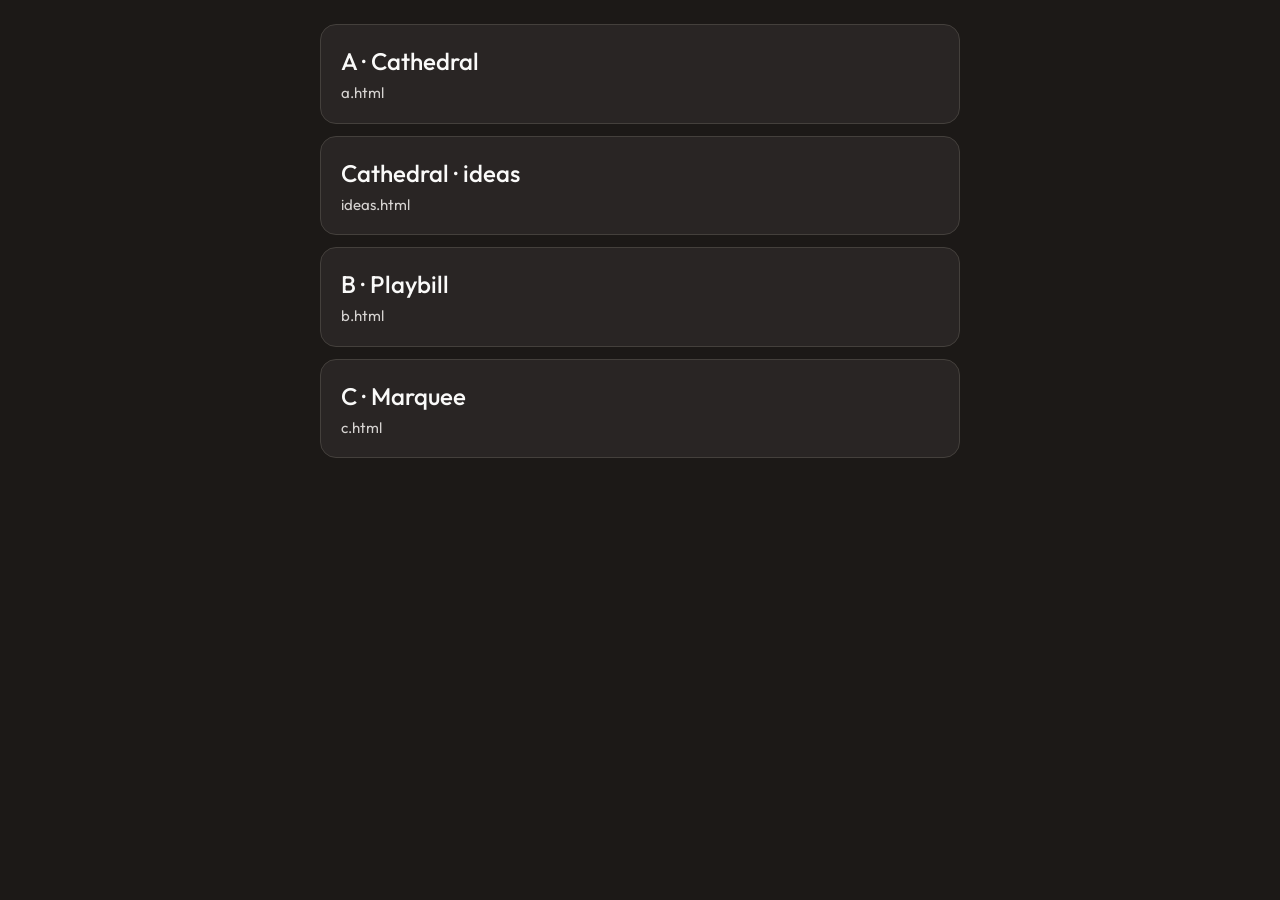
<file: design/index.html>
<!DOCTYPE html>
<html lang="en">
<head>
<meta charset="UTF-8">
<meta name="viewport" content="width=device-width, initial-scale=1, viewport-fit=cover">
<title>ABOUNA — design</title>
<meta name="robots" content="noindex">
<link rel="icon" href="../favicon.ico">
<link rel="preconnect" href="https://fonts.googleapis.com">
<link href="https://fonts.googleapis.com/css2?family=Outfit:wght@400;500&display=swap" rel="stylesheet">
<style>
  :root { --page: #1c1917; --card: #292524; --ink: #fafaf9; --ink2: #d6d3d1; --line: #44403c; }
  * { box-sizing: border-box; }
  body { margin: 0; background: var(--page); color: var(--ink); font-family: Outfit, -apple-system, sans-serif; font-size: 17px; line-height: 1.5; padding: 24px 16px 80px; }
  main { max-width: 640px; margin: 0 auto; display: grid; gap: 12px; }
  a.opt { display: block; background: var(--card); border: 1px solid var(--line); border-radius: 16px; padding: 18px 20px; color: inherit; text-decoration: none; }
  a.opt b { display: block; font-size: 24px; font-weight: 500; }
  a.opt span { color: var(--ink2); font-size: 15px; }
</style>
</head>
<body>
<main>
  <a class="opt" href="/design/a.html#home"><b>A · Cathedral</b><span>a.html</span></a>
  <a class="opt" href="/design/ideas.html"><b>Cathedral · ideas</b><span>ideas.html</span></a>
  <a class="opt" href="/design/b.html#home"><b>B · Playbill</b><span>b.html</span></a>
  <a class="opt" href="/design/c.html#home"><b>C · Marquee</b><span>c.html</span></a>
</main>
</body>
</html>
</file>
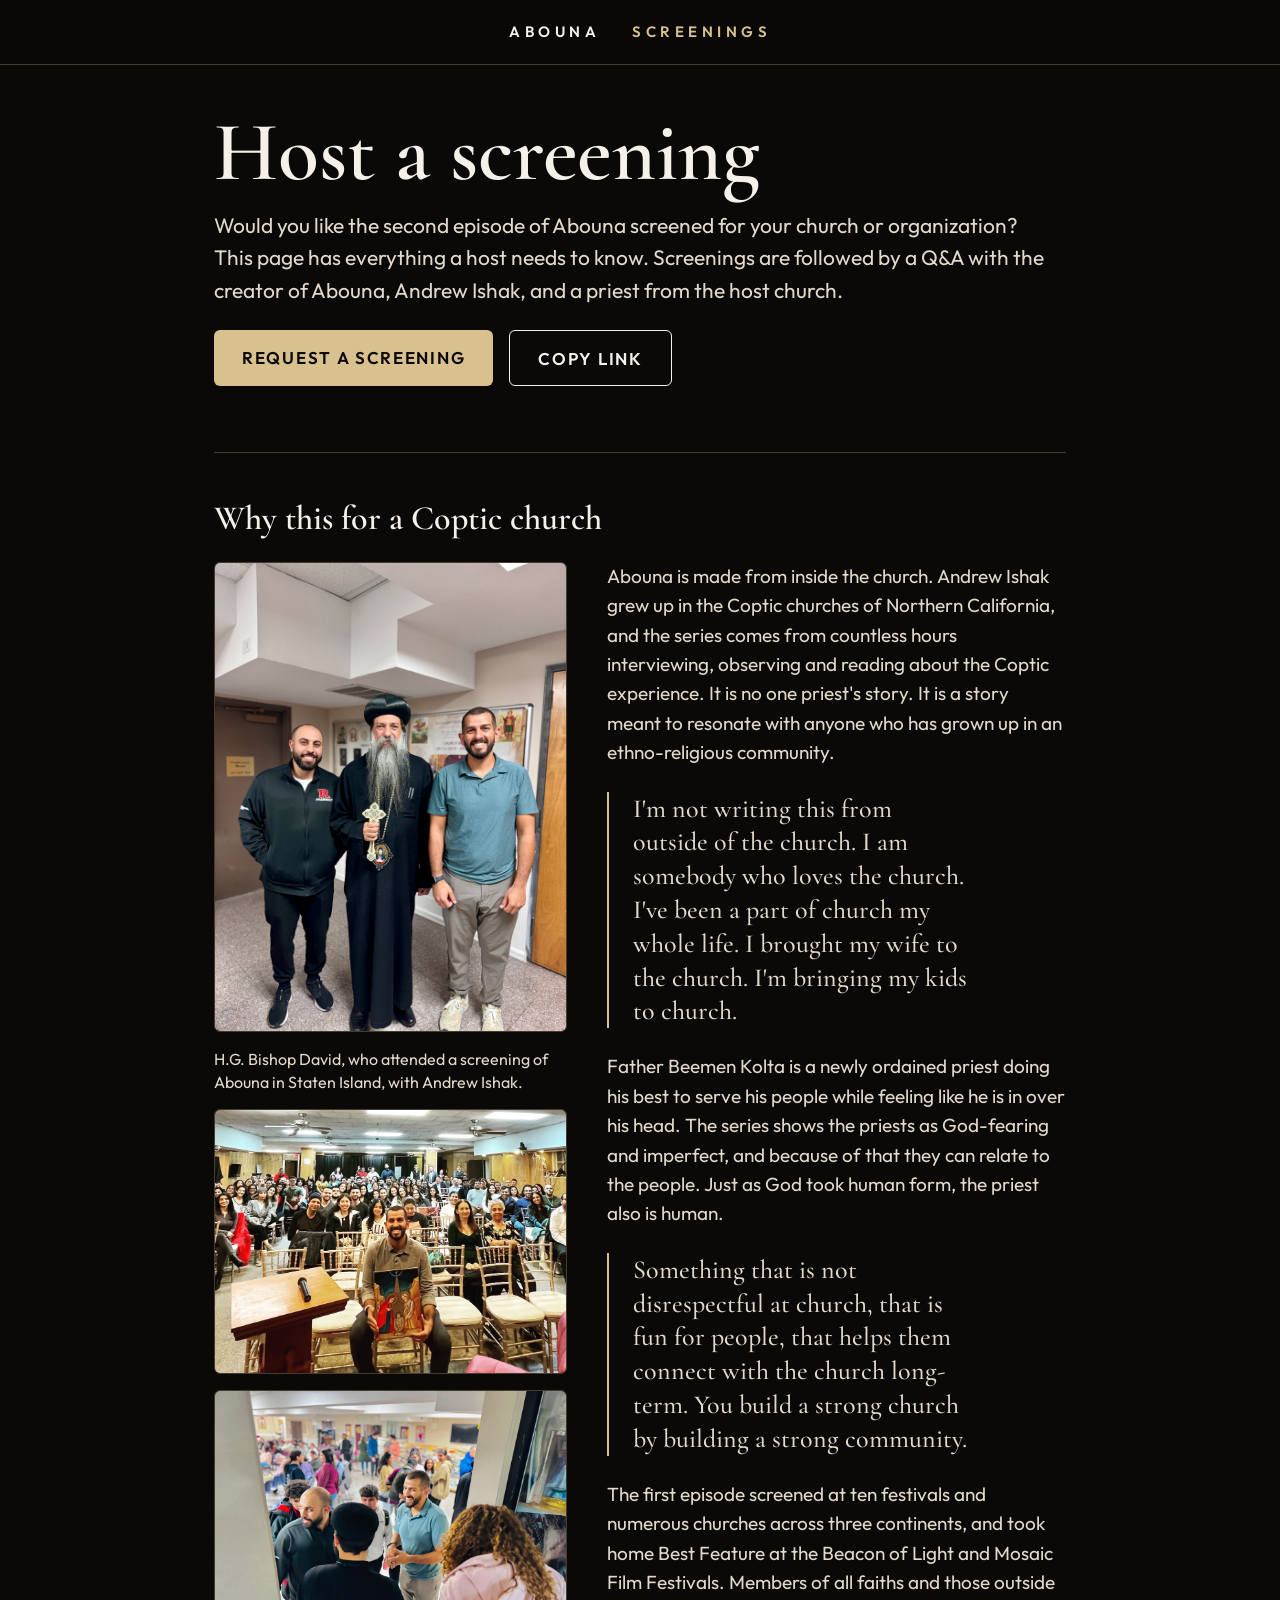
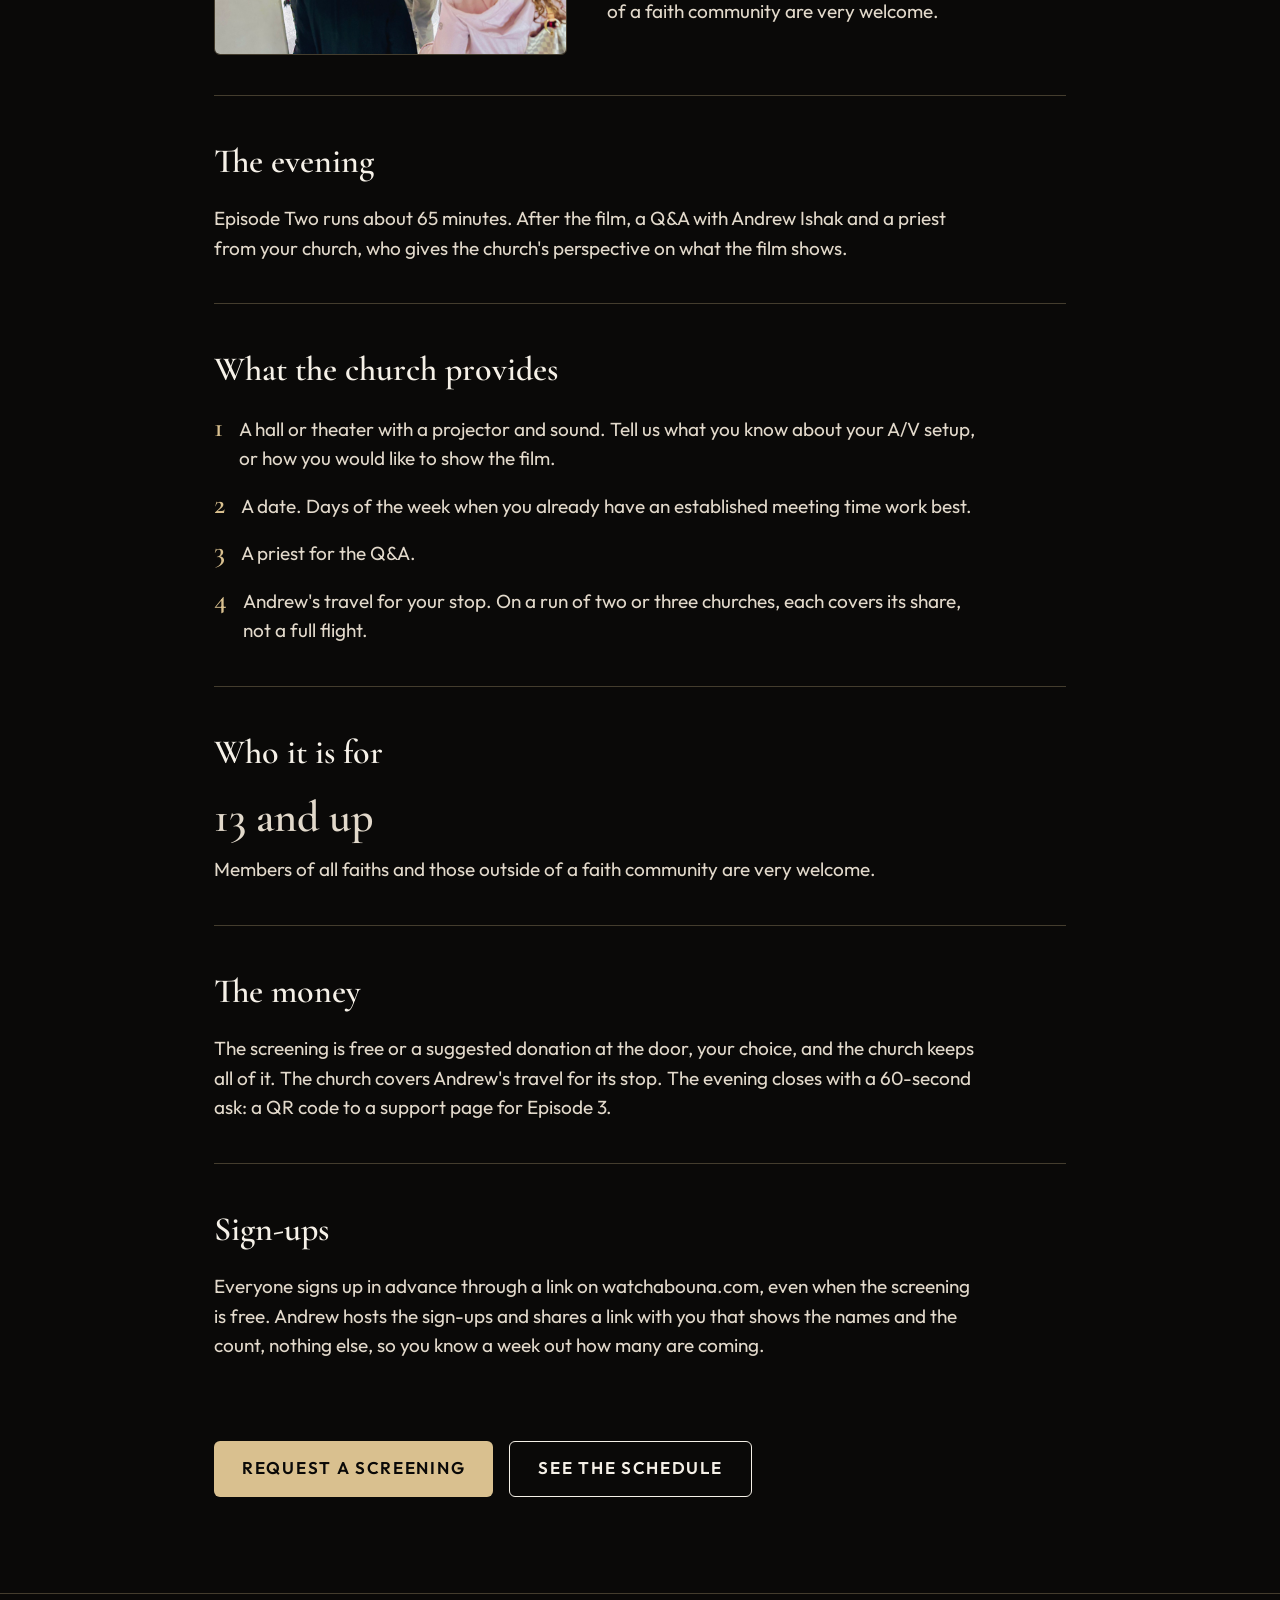
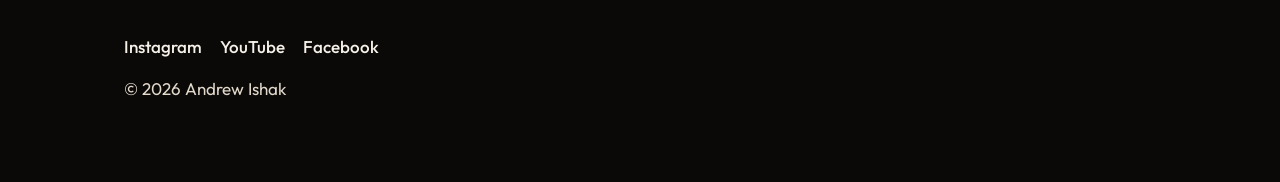
<file: host.html>
<!DOCTYPE html>
<html lang="en">
<head>
<meta charset="UTF-8">
<meta name="viewport" content="width=device-width, initial-scale=1, viewport-fit=cover">
<title>Host a screening | ABOUNA</title>
<meta name="description" content="Everything a church needs to know to host a screening of Abouna Episode Two: the evening, the Q&A with a priest from the host church, what the church provides, and how people sign up.">
<meta property="og:title" content="Host a screening of Abouna">
<meta property="og:description" content="Everything a church needs to know to host a screening of Abouna Episode Two, followed by a Q&A with the creator and a priest from the host church.">
<meta property="og:image" content="https://www.watchabouna.com/og-image.png">
<link rel="icon" href="/favicon.ico" type="image/x-icon">
<link rel="apple-touch-icon" href="/apple-touch-icon.png">
<link rel="preconnect" href="https://fonts.googleapis.com">
<link href="https://fonts.googleapis.com/css2?family=Cormorant+Garamond:ital,wght@0,500;0,600;1,500&family=Outfit:wght@400;500;600&display=swap" rel="stylesheet">
<link rel="stylesheet" href="/site.css">
<style>
  /* watchabouna.com/host: the one page Andrew sends a church instead of saying it all again. The host packet from
     the tracker, as a page. His answers from round 10 on 2026-10-22: the address, the pictures with the man in the
     black hat, the why drafted from the site and his Bishop Kyrillos note for him to correct live, the host church
     supplies its priest, H.G. Bishop David attended a screening in Staten Island, the money in one paragraph. */
  .page { max-width: 900px; margin: 0 auto; padding: var(--s4) var(--s3) var(--s5); }
  h1 { font-family: var(--serif); font-weight: 600; font-size: clamp(52px, 9vw, 84px); line-height: 0.95; margin: var(--s1) 0 var(--s2); }
  .lead { margin-bottom: var(--s3); }
  .cta { display: flex; flex-wrap: wrap; gap: var(--s2); margin-bottom: var(--s4); }
  [hidden] { display: none !important; }
  .cta button { border: 0; cursor: pointer; font-family: var(--sans); }
  .cta button:focus-visible, .cta a:focus-visible { outline: 2px solid var(--gold); outline-offset: 2px; }
  .part { padding: var(--s4) 0; border-top: 1px solid var(--line); }
  .part h3 { margin-bottom: var(--s2); }
  .part p { color: var(--ink2); margin-bottom: var(--s2); max-width: 64ch; }
  .part p:last-child { margin-bottom: 0; }
  .why { display: grid; grid-template-columns: 1fr 1.3fr; gap: var(--s4); align-items: start; }
  .why figure { margin: 0; display: grid; gap: var(--s2); }
  .why img { width: 100%; border-radius: 6px; border: 1px solid var(--line); display: block; }
  .why .bishop { aspect-ratio: 3 / 4; object-fit: cover; object-position: center 20%; }
  .why .room { aspect-ratio: 4 / 3; object-fit: cover; }
  .why figcaption { color: var(--ink2); font-size: 16px; line-height: 1.4; }
  blockquote { margin: var(--s3) 0; padding-left: var(--s3); border-left: 2px solid var(--gold); font-family: var(--serif); font-size: 26px; line-height: 1.3; font-weight: 500; color: var(--ink); max-width: 30ch; }
  blockquote p { color: var(--ink); max-width: none; }
  .list { display: grid; gap: var(--s2); margin: 0; padding: 0; list-style: none; max-width: 64ch; }
  .list li { display: grid; grid-template-columns: auto 1fr; gap: var(--s2); align-items: baseline; color: var(--ink2); }
  .list li b { font-family: var(--serif); font-size: 28px; font-weight: 600; color: var(--gold); line-height: 1; }
  .big { font-family: var(--serif); font-size: 44px; font-weight: 600; color: var(--gold); line-height: 1; margin-bottom: var(--s2); }
  .msg { color: var(--ink2); font-size: 17px; min-height: 1.5em; margin-top: var(--s2); }
  @media (max-width: 760px) { .why { grid-template-columns: 1fr; } .why figure { order: 2; } blockquote { font-size: 22px; } }
</style>
</head>
<body>
<nav class="nav"><div class="wrap">
  <a class="l" href="/">Abouna</a>
  <a class="l gold" href="/#screenings">Screenings</a>
</div></nav>
<main class="page">
  <h1>Host a screening</h1>
  <p class="lead">Would you like the second episode of Abouna screened for your church or organization? This page has everything a host needs to know. Screenings are followed by a Q&amp;A with the creator of Abouna, Andrew Ishak, and a priest from the host church.</p>
  <div class="cta"><a class="btn" href="/request">Request a screening</a><button type="button" class="btn ghost" id="send">Send this page</button><button type="button" class="btn ghost" id="copy" hidden>Copy link</button></div>
  <p class="msg" id="msg" role="status" aria-live="polite"></p>

  <section class="part">
    <h3>Why this for a Coptic church</h3>
    <div class="why">
      <figure>
        <img class="bishop" src="/screening-02.jpg" alt="H.G. Bishop David standing between Andrew Ishak and a friend after a screening">
        <figcaption>H.G. Bishop David, who attended a screening of Abouna in Staten Island, with Andrew Ishak.</figcaption>
        <img class="room" src="/screening-01.jpg" alt="Andrew Ishak in front of a full church hall at a screening of Abouna">
        <img class="room" src="/screening-03.jpg" alt="Andrew Ishak greeting people after a screening of Abouna">
      </figure>
      <div>
        <p>Abouna is made from inside the church. Andrew Ishak grew up in the Coptic churches of Northern California, and the series comes from countless hours interviewing, observing and reading about the Coptic experience. It is no one priest's story. It is a story meant to resonate with anyone who has grown up in an ethno-religious community.</p>
        <blockquote><p>I'm not writing this from outside of the church. I am somebody who loves the church. I've been a part of church my whole life. I brought my wife to the church. I'm bringing my kids to church.</p></blockquote>
        <p>Father Beemen Kolta is a newly ordained priest doing his best to serve his people while feeling like he is in over his head. The series shows the priests as God-fearing and imperfect, and because of that they can relate to the people. Just as God took human form, the priest also is human.</p>
        <blockquote><p>Something that is not disrespectful at church, that is fun for people, that helps them connect with the church long-term. You build a strong church by building a strong community.</p></blockquote>
        <p>The first episode screened at ten festivals and numerous churches across three continents, and took home Best Feature at the Beacon of Light and Mosaic Film Festivals. Members of all faiths and those outside of a faith community are very welcome.</p>
      </div>
    </div>
  </section>

  <section class="part">
    <h3>The evening</h3>
    <p>Episode Two runs about 65 minutes. After the film, a Q&amp;A with Andrew Ishak and a priest from your church, who gives the church's perspective on what the film shows.</p>
  </section>

  <section class="part">
    <h3>What the church provides</h3>
    <ul class="list">
      <li><b>1</b><span>A hall or theater with a projector and sound. Tell us what you know about your A/V setup, or how you would like to show the film.</span></li>
      <li><b>2</b><span>A date. Days of the week when you already have an established meeting time work best.</span></li>
      <li><b>3</b><span>A priest for the Q&amp;A.</span></li>
      <li><b>4</b><span>Andrew's travel for your stop. On a run of two or three churches, each covers its share, not a full flight.</span></li>
    </ul>
  </section>

  <section class="part">
    <h3>Who it is for</h3>
    <p class="big">13 and up</p>
    <p>Members of all faiths and those outside of a faith community are very welcome.</p>
  </section>

  <section class="part">
    <h3>The money</h3>
    <p>The screening is free or a suggested donation at the door, your choice, and the church keeps all of it. The church covers Andrew's travel for its stop. The evening closes with a 60-second ask: a QR code to a support page for Episode 3.</p>
  </section>

  <section class="part">
    <h3>Sign-ups</h3>
    <p>Everyone signs up in advance through a link on watchabouna.com, even when the screening is free. Andrew hosts the sign-ups and shares a link with you that shows the names and the count, nothing else, so you know a week out how many are coming.</p>
  </section>

  <div class="cta" style="margin-top:var(--s4);margin-bottom:0"><a class="btn" href="/request">Request a screening</a><a class="btn ghost" href="/#screenings">See the schedule</a></div>
</main>
<footer><div class="wrap"><a href="https://www.instagram.com/andrewishak/" target="_blank" rel="noopener">Instagram</a><a href="https://youtube.com/@andrewishak" target="_blank" rel="noopener">YouTube</a><a href="https://www.facebook.com/andrewishak" target="_blank" rel="noopener">Facebook</a><p>© 2026 Andrew Ishak</p></div></footer>
<script>
  (function () {
    const LINK = 'https://watchabouna.com/host';
    const send = document.getElementById('send'), copy = document.getElementById('copy'), msg = document.getElementById('msg');
    if (!navigator.share) { send.hidden = true; copy.hidden = false; }
    send.addEventListener('click', async function () {
      try { await navigator.share({ title: 'Host a screening of Abouna', url: LINK }); } catch (e) {}
    });
    copy.addEventListener('click', async function () {
      try { await navigator.clipboard.writeText(LINK); msg.textContent = 'Copied: ' + LINK; }
      catch (e) { msg.textContent = LINK; }
    });
  })();
</script>
</body>
</html>
</file>
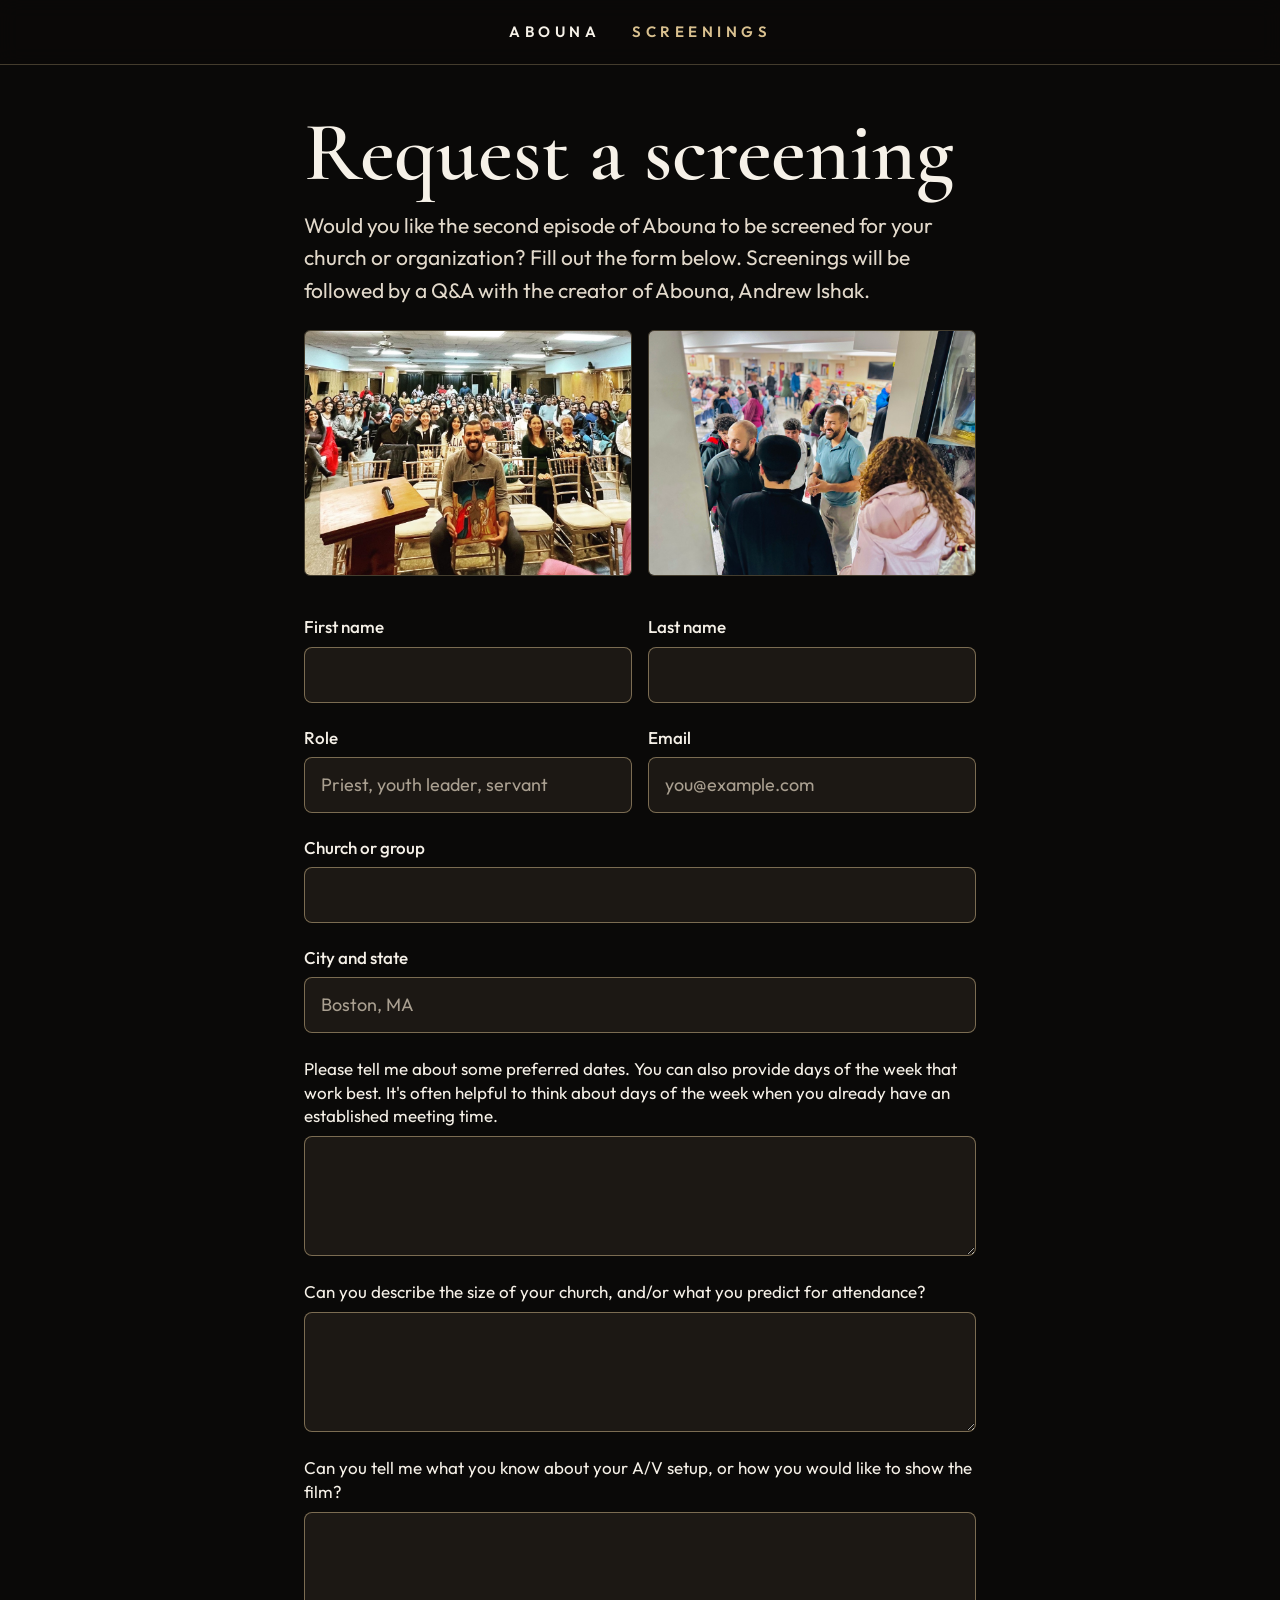
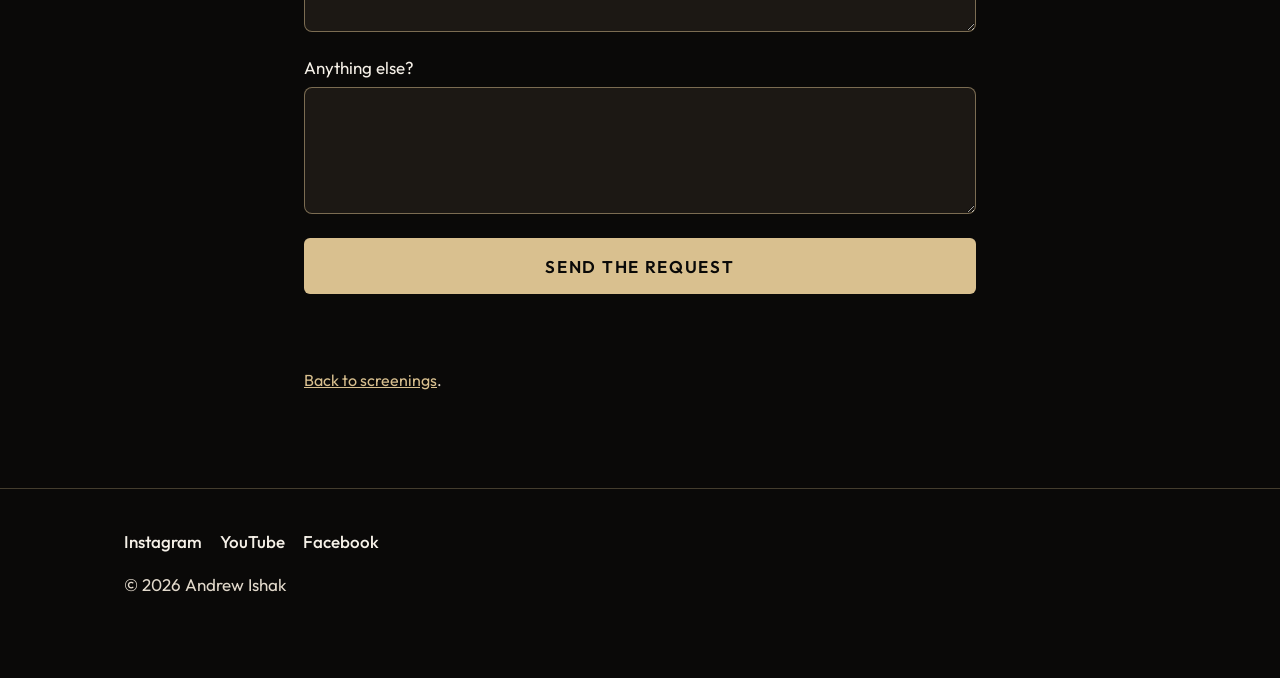
<file: request.html>
<!DOCTYPE html>
<html lang="en">
<head>
<meta charset="UTF-8">
<meta name="viewport" content="width=device-width, initial-scale=1, viewport-fit=cover">
<title>Request a screening | ABOUNA</title>
<meta name="description" content="Would you like the second episode of Abouna screened for your church or organization? Screenings are followed by a Q&A with the creator of Abouna, Andrew Ishak.">
<meta property="og:title" content="Request a screening of Abouna">
<meta property="og:description" content="Would you like the second episode of Abouna screened for your church or organization? Screenings are followed by a Q&A with the creator of Abouna, Andrew Ishak.">
<meta property="og:image" content="https://www.watchabouna.com/og-image.png">
<link rel="icon" href="/favicon.ico" type="image/x-icon">
<link rel="apple-touch-icon" href="/apple-touch-icon.png">
<link rel="preconnect" href="https://fonts.googleapis.com">
<link href="https://fonts.googleapis.com/css2?family=Cormorant+Garamond:ital,wght@0,500;0,600;1,500&family=Outfit:wght@400;500;600&display=swap" rel="stylesheet">
<link rel="stylesheet" href="/site.css">
<style>
  /* One form on the site's ground, the same .request box as /rsvp. The questions are Andrew's, in his words, from Oct 19:
     first name, last name, role, email, church or group, city and state, preferred dates, size or attendance,
     A/V, anything else. Posts to /api/request; nothing leaves the site. */
  .page { max-width: 720px; margin: 0 auto; padding: var(--s4) var(--s3) var(--s5); }
  h1 { font-family: var(--serif); font-weight: 600; font-size: clamp(52px, 9vw, 84px); line-height: 0.95; margin: var(--s1) 0 var(--s2); }
  .lead { margin-bottom: var(--s3); }
  .pics { display: grid; grid-template-columns: 1fr 1fr; gap: var(--s2); margin-bottom: var(--s4); }
  .pics img { width: 100%; aspect-ratio: 4 / 3; object-fit: cover; border-radius: 6px; border: 1px solid var(--line); display: block; }
  .request textarea { font: inherit; font-size: 18px; font-weight: 400; min-height: 120px; padding: 12px 16px; border: 1px solid var(--field-line); border-radius: 8px; background: var(--field); color: var(--ink); width: 100%; resize: vertical; }
  .request label.q { font-weight: 400; line-height: 1.4; }
  .request button { grid-column: 1 / -1; border: 0; cursor: pointer; font-family: var(--sans); }
  .request button:hover { background: #e4cf9f; }
  .request button:disabled { opacity: 0.6; cursor: default; }
  .request button:focus-visible, .request input:focus-visible, .request select:focus-visible, .request textarea:focus-visible { outline: 2px solid var(--gold); outline-offset: 2px; }
  .msg { grid-column: 1 / -1; min-height: 1.5em; color: var(--ink2); font-size: 17px; }
  .msg.err { color: #f3c2ad; }
  .done { display: none; }
  .done h3 { margin-top: var(--s1); }
  .done .lead { font-size: 20px; margin-bottom: 0; }
  .fine { font-size: 16px; color: var(--ink2); margin-top: var(--s3); max-width: 60ch; }
  .fine a { color: var(--gold); }
  .trap { position: absolute; left: -5000px; }
</style>
</head>
<body>
<nav class="nav"><div class="wrap">
  <a class="l" href="/">Abouna</a>
  <a class="l gold" href="/#screenings">Screenings</a>
</div></nav>
<main class="page">
  <h1>Request a screening</h1>
  <p class="lead">Would you like the second episode of Abouna to be screened for your church or organization? Fill out the form below. Screenings will be followed by a Q&amp;A with the creator of Abouna, Andrew Ishak.</p>
  <div class="pics"><img src="/screening-01.jpg" alt="The room at an Abouna screening" loading="lazy"><img src="/screening-03.jpg" alt="The crowd after an Abouna screening" loading="lazy"></div>
  <div class="request" id="box">
    <form id="f" novalidate>
      <label>First name<input name="first" required autocomplete="given-name" autocapitalize="words"></label>
      <label>Last name<input name="last" autocomplete="family-name" autocapitalize="words"></label>
      <label>Role<input name="role" autocomplete="organization-title" placeholder="Priest, youth leader, servant"></label>
      <label>Email<input type="email" name="email" required autocomplete="email" inputmode="email" placeholder="you@example.com"></label>
      <label class="full">Church or group<input name="church" required autocomplete="organization" autocapitalize="words"></label>
      <label class="full">City and state<input name="city" required autocomplete="address-level2" placeholder="Boston, MA"></label>
      <label class="full q">Please tell me about some preferred dates. You can also provide days of the week that work best. It's often helpful to think about days of the week when you already have an established meeting time.<textarea name="dates" rows="2"></textarea></label>
      <label class="full q">Can you describe the size of your church, and/or what you predict for attendance?<textarea name="size" rows="2"></textarea></label>
      <label class="full q">Can you tell me what you know about your A/V setup, or how you would like to show the film?<textarea name="av" rows="2"></textarea></label>
      <label class="full q">Anything else?<textarea name="note" rows="4"></textarea></label>
      <div class="trap" aria-hidden="true"><input type="text" name="web" tabindex="-1" value="" autocomplete="off"></div>
      <button type="submit" class="btn">Send the request</button>
      <p class="msg" id="msg" role="status" aria-live="polite"></p>
    </form>
  </div>
  <div class="request done" id="done" aria-live="polite">
    <p class="label">Got it</p>
    <h3 id="doneTitle"></h3>
    <p class="lead" id="doneText"></p>
  </div>
  <p class="fine" id="foot"><a href="/#screenings">Back to screenings</a>.</p>
</main>
<footer><div class="wrap"><a href="https://www.instagram.com/andrewishak/" target="_blank" rel="noopener">Instagram</a><a href="https://youtube.com/@andrewishak" target="_blank" rel="noopener">YouTube</a><a href="https://www.facebook.com/andrewishak" target="_blank" rel="noopener">Facebook</a><p>© 2026 Andrew Ishak</p></div></footer>
<script>
  (function () {
    const f = document.getElementById('f'), msg = document.getElementById('msg'), box = document.getElementById('box'), done = document.getElementById('done');
    const button = f.querySelector('button');
    f.addEventListener('submit', async (e) => {
      e.preventDefault();
      const d = Object.fromEntries(new FormData(f));
      msg.className = 'msg';
      msg.textContent = 'Sending.';
      button.disabled = true;
      try {
        const r = await fetch('/api/request', { method: 'POST', headers: { 'content-type': 'application/json' }, body: JSON.stringify(d) });
        const j = await r.json().catch(() => ({}));
        if (!r.ok) throw new Error(j.error || 'Something went wrong. Try again.');
        document.getElementById('doneTitle').textContent = d.church.trim() + ', ' + d.city.trim();
        document.getElementById('doneText').textContent = 'Andrew will write back to ' + d.email.trim() + '. If you do not hear from him in a week, write to ' + j.contact + '.';
        box.style.display = 'none';
        document.getElementById('foot').style.display = 'none';
        done.style.display = 'block';
        window.scrollTo({ top: 0, behavior: 'smooth' });
      } catch (err) {
        msg.className = 'msg err';
        msg.textContent = err.message;
        button.disabled = false;
      }
    });
  })();
</script>
</body>
</html>
</file>
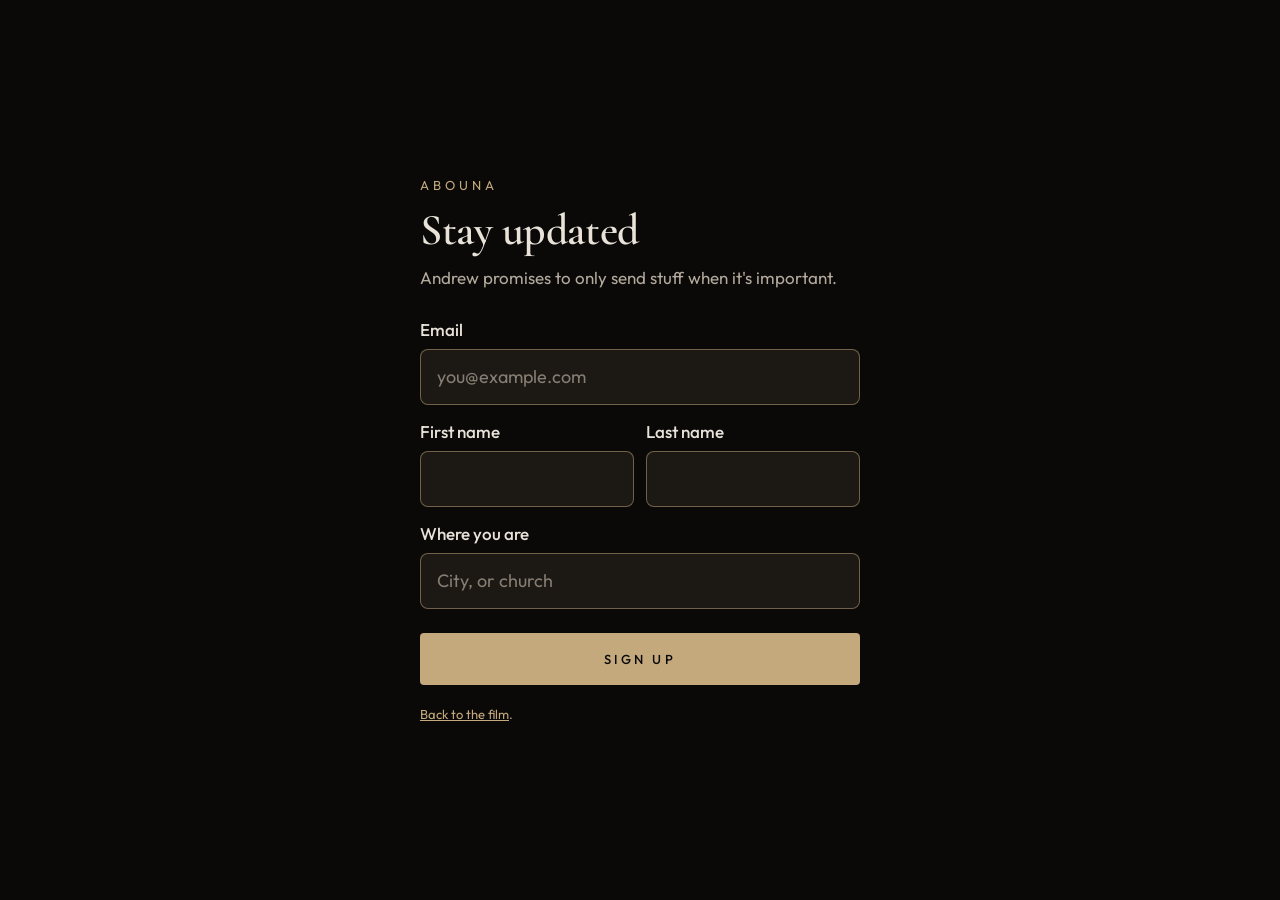
<file: signup.html>
<!DOCTYPE html>
<html lang="en">
<head>
<meta charset="UTF-8">
<meta name="viewport" content="width=device-width, initial-scale=1.0, viewport-fit=cover">
<title>Stay updated | ABOUNA</title>
<meta name="description" content="Sign up for news about Abouna: screenings, the next episode, and when it streams.">
<meta name="robots" content="noindex">
<link rel="icon" href="favicon.ico">
<link rel="apple-touch-icon" href="apple-touch-icon.png">
<link rel="preconnect" href="https://fonts.googleapis.com">
<link href="https://fonts.googleapis.com/css2?family=Cormorant+Garamond:ital,wght@0,500;0,600;1,500&family=Outfit:wght@400;500;600&display=swap" rel="stylesheet">
<style>
  /* The site's tokens, from index.html. One form, on the dark ground, posted straight to Mailchimp. */
  :root { --bg: #0a0908; --bg-warm: #131110; --text: #e8e2d8; --text-muted: #b3a99c; --accent: #c4a97d; --line: rgba(196,169,125,0.25); --serif: 'Cormorant Garamond', Georgia, serif; --sans: 'Outfit', sans-serif; }
  * { box-sizing: border-box; }
  html, body { margin: 0; }
  body { background: var(--bg); color: var(--text); font-family: var(--sans); font-weight: 400; font-size: 17px; line-height: 1.5; min-height: 100vh; display: flex; align-items: center; justify-content: center; padding: 24px 16px calc(24px + env(safe-area-inset-bottom, 0px)); }
  main { width: 100%; max-width: 440px; }
  .brand { font-family: var(--sans); font-size: 13px; letter-spacing: 0.3em; text-transform: uppercase; color: var(--accent); margin: 0 0 12px; }
  .brand a { color: inherit; text-decoration: none; }
  h1 { font-family: var(--serif); font-weight: 600; font-size: 44px; line-height: 1.05; margin: 0 0 12px; letter-spacing: -0.01em; }
  .lead { margin: 0 0 28px; color: var(--text-muted); }
  form { display: grid; gap: 16px; }
  label { display: grid; gap: 8px; font-size: 17px; font-weight: 500; line-height: 1.3; color: var(--text); }
  input { font: inherit; font-size: 18px; font-weight: 400; color: var(--text); background: #1c1814; border: 1px solid rgba(196,169,125,0.5); border-radius: 8px; min-height: 56px; padding: 0 16px; width: 100%; }
  input:focus { outline: 2px solid var(--accent); outline-offset: 1px; border-color: var(--accent); }
  input::placeholder { color: var(--text-muted); opacity: 0.7; }
  .row { display: grid; grid-template-columns: 1fr 1fr; gap: 12px; }
  @media (max-width: 380px) { .row { grid-template-columns: 1fr; } }
  button { font-family: var(--sans); font-size: 13px; font-weight: 500; letter-spacing: 0.25em; text-transform: uppercase; color: var(--bg); background: var(--accent); border: 0; border-radius: 4px; min-height: 52px; padding: 0 32px; cursor: pointer; margin-top: 8px; }
  button:hover { background: #d4bb90; }
  button:focus-visible { outline: 2px solid var(--text); outline-offset: 2px; }
  .fine { font-size: 13px; color: var(--text-muted); margin: 20px 0 0; }
  .fine a { color: var(--accent); }
  .trap { position: absolute; left: -5000px; }
</style>
</head>
<body>
<main>
  <p class="brand"><a href="/">Abouna</a></p>
  <h1>Stay updated</h1>
  <p class="lead">Andrew promises to only send stuff when it's important.</p>
  <form action="https://andrewishak.us12.list-manage.com/subscribe/post?u=caee0847b18352e02c6931496&id=f3ff251967&f_id=00ea10e9f0" method="post" novalidate="">
    <label>Email
      <input type="email" name="EMAIL" required autocomplete="email" inputmode="email" placeholder="you@example.com">
    </label>
    <div class="row">
      <label>First name
        <input type="text" name="MMERGE1" autocomplete="given-name">
      </label>
      <label>Last name
        <input type="text" name="MMERGE2" autocomplete="family-name">
      </label>
    </div>
    <label>Where you are
      <input type="text" name="MMERGE6" autocomplete="address-level2" placeholder="City, or church">
    </label>
    <div class="trap" aria-hidden="true"><input type="text" name="b_caee0847b18352e02c6931496_f3ff251967" tabindex="-1" value="" autocomplete="off"></div>
    <button type="submit" name="subscribe">Sign up</button>
  </form>
  <p class="fine"><a href="/">Back to the film</a>.</p>
</main>
<script>
  // From a screening row: ?screening=City, and &set=1 when the date is set and
  // the venue is what is still to come. The heading becomes the city, and the
  // city lands in "Where you are" so the Mailchimp audience shows who asked
  // about which screening.
  (function () {
    const q = new URLSearchParams(location.search);
    const city = (q.get('screening') || '').trim().slice(0, 80);
    if (!city) return;
    document.querySelector('h1').textContent = city;
    const where = document.querySelector('input[name="MMERGE6"]');
    where.value = 'Screening: ' + city;
    document.querySelector('.fine').insertAdjacentHTML('afterbegin', '<a href="/#screenings">Back to screenings</a>. ');
  })();
</script>
</body>
</html>
</file>
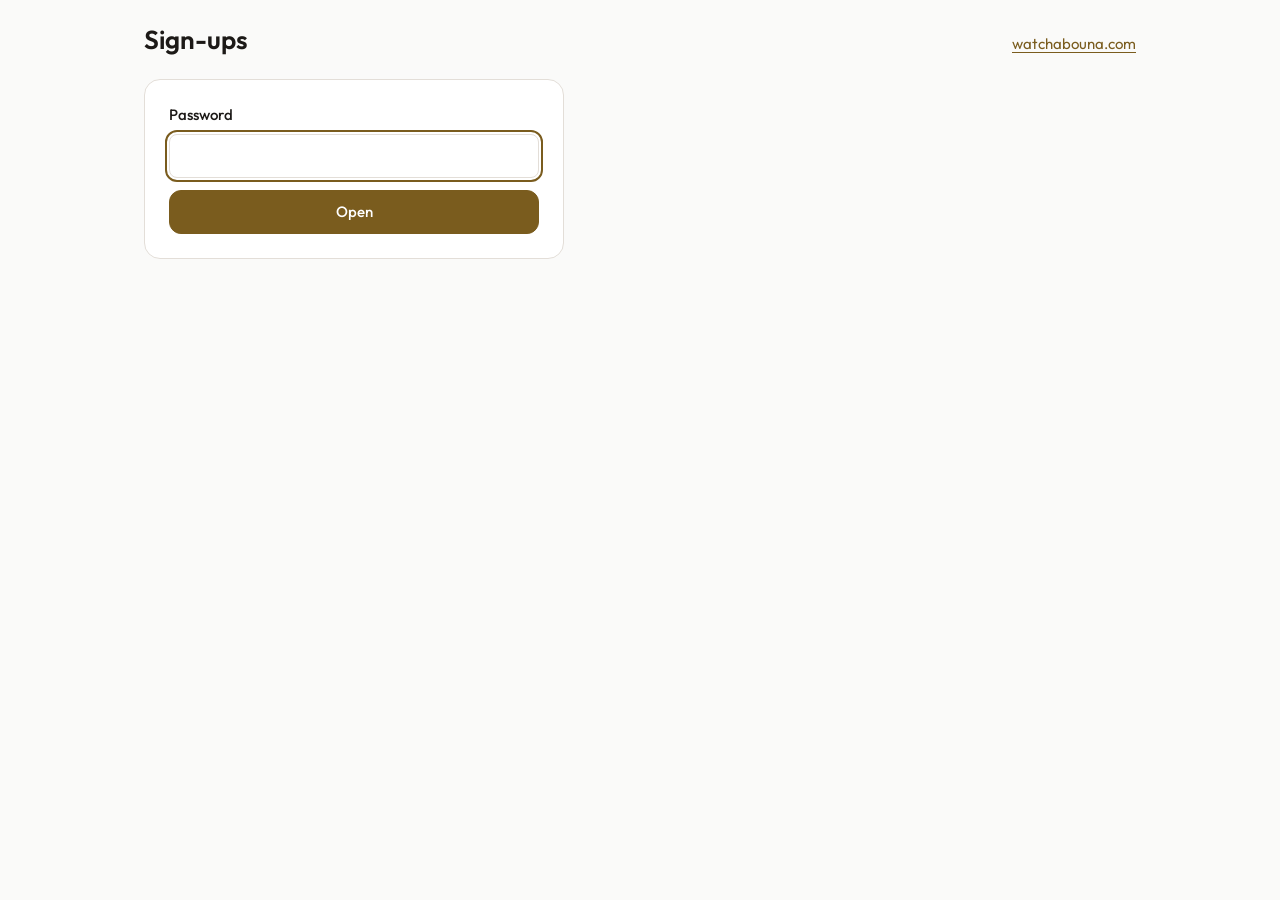
<file: signups.html>
<!DOCTYPE html>
<html lang="en">
<head>
<meta charset="UTF-8">
<meta name="viewport" content="width=device-width, initial-scale=1, viewport-fit=cover">
<title>Sign-ups | ABOUNA</title>
<meta name="robots" content="noindex, nofollow">
<link rel="icon" href="/favicon.ico" type="image/x-icon">
<link rel="apple-touch-icon" href="/apple-touch-icon.png">
<link rel="preconnect" href="https://fonts.googleapis.com">
<link href="https://fonts.googleapis.com/css2?family=IBM+Plex+Mono:wght@500;600&family=Outfit:wght@400;500;600&display=swap" rel="stylesheet">
<style>
  /* watchabouna.com/signups. Two views on one page. A host link (?s=<id>&k=<key>) shows one screening: seats and names.
     Andrew's password shows every screening with emails and the host link to hand out, and the screening requests.
     Redone 2026-11-16 as a dashboard on ~/.claude/DESIGN.md, not on the film site's dark ground: the paper palette,
     Outfit with IBM Plex Mono for counts, the 13 / 15 / 17 / 20 / 26 / 32 ladder, a 4px grid, and one accent that
     means "you can press this". Admin view starts at 15px with 34px targets; the host view is read on a phone and
     starts at 17px. scripts/check-rsvp.mjs checks the type floor and 4.5:1 contrast on both views. */
  :root { --page: #fafaf9; --card: #ffffff; --sunk: #f6f4f1; --ink: #1c1917; --ink2: #57534e; --muted: #6b655f;
    --soft: #f0edea; --strong: #e3ded8; --accent: #7a5c1e; --ok: #0f766e; --data: #3a72b0;
    --sans: 'Outfit', -apple-system, BlinkMacSystemFont, sans-serif; --mono: 'IBM Plex Mono', ui-monospace, Menlo, monospace; }
  * { box-sizing: border-box; }
  html { scroll-behavior: smooth; scroll-padding-top: 16px; }
  body { margin: 0; background: var(--page); color: var(--ink); font-family: var(--sans); font-size: 15px; line-height: 1.45; }
  p, h1, h2, h3 { margin: 0; }
  a { color: var(--accent); text-underline-offset: 3px; }
  a:focus-visible, button:focus-visible, input:focus-visible { outline: 2px solid var(--accent); outline-offset: 2px; border-radius: 8px; }
  [hidden] { display: none !important; }
  .page { max-width: 1040px; margin: 0 auto; padding: 24px 24px 96px; display: grid; gap: 24px; }
  .bar { display: flex; flex-wrap: wrap; align-items: baseline; justify-content: space-between; gap: 8px 16px; }
  .bar h1 { font-size: 26px; font-weight: 600; line-height: 1.2; }
  .bar a { font-size: 15px; }
  .pills { display: flex; flex-wrap: wrap; gap: 8px; }
  .pills a { display: inline-flex; align-items: center; min-height: 34px; padding: 0 16px; border-radius: 999px; border: 1px solid var(--strong); background: var(--card); font-size: 15px; font-weight: 500; text-decoration: none; }
  .pills a:hover { border-color: var(--accent); }

  /* The screenings at a glance: one plain table, a row each, with a total. No number sits in a box of its own
     (Andrew, 2026-11-16: he hates numbers in boxes). */
  /* Two charts above that table: seats by screening as bars, and seats signed up per day as columns. One colour for
     the marks (--data, checked with the dataviz palette validator); the gold stays for things you can press. Values
     and labels are in ink, never in the mark's colour. Hovering a bar or a column shows its numbers. */
  .charts { display: grid; grid-template-columns: 1fr 1fr; gap: 32px; background: var(--card); border: 1px solid var(--strong); border-radius: 16px; padding: 24px; margin-bottom: 16px; }
  .chart { display: grid; gap: 12px; align-content: start; min-width: 0; }
  .chart h2 { font-size: 17px; font-weight: 600; line-height: 1.3; }
  .brow { display: grid; grid-template-columns: 150px 1fr; gap: 12px; align-items: center; min-height: 34px; text-decoration: none; }
  .blabel { font-size: 15px; font-weight: 500; line-height: 1.25; }
  .btrack { display: flex; align-items: center; gap: 8px; }
  .mark { height: 16px; background: var(--data); border-radius: 0 4px 4px 0; }
  .bval { font-family: var(--mono); font-size: 15px; font-weight: 600; color: var(--ink); }
  .cols { display: flex; align-items: flex-end; gap: 2px; height: 140px; border-bottom: 1px solid var(--strong); }
  .col { flex: 1; height: 100%; display: flex; flex-direction: column; justify-content: flex-end; align-items: center; }
  .col i { display: block; width: 100%; max-width: 24px; background: var(--data); border-radius: 4px 4px 0 0; }
  .col b { font-family: var(--mono); font-size: 13px; font-weight: 600; line-height: 1.4; }
  .axis { display: flex; justify-content: space-between; font-size: 13px; color: var(--muted); }
  .tip { position: fixed; z-index: 10; max-width: 260px; background: var(--ink); color: #ffffff; font-size: 13px; line-height: 1.4; padding: 4px 8px; border-radius: 8px; pointer-events: none; }
  @media (max-width: 760px) { .charts { grid-template-columns: 1fr; padding: 16px; gap: 24px; } .brow { grid-template-columns: 112px 1fr; } }

  .glance td, .glance th { padding-top: 8px; padding-bottom: 8px; }
  .glance td.city { font-weight: 600; }
  .glance tr.past td, .glance tr.past td a { color: var(--muted); }
  .glance tfoot td { border-top: 1px solid var(--strong); border-bottom: 0; font-weight: 600; }

  .panel { background: var(--card); border: 1px solid var(--strong); border-radius: 16px; padding: 24px; display: grid; gap: 16px; }
  .head { display: flex; flex-wrap: wrap; justify-content: space-between; align-items: flex-start; gap: 12px 24px; }
  .head h2 { font-size: 26px; font-weight: 600; line-height: 1.2; }
  .head .sub { font-size: 15px; color: var(--ink2); }
  .tag { display: inline-flex; align-items: center; min-height: 24px; padding: 0 12px; border-radius: 999px; background: var(--sunk); color: var(--ink2); font-size: 13px; font-weight: 500; margin-left: 8px; vertical-align: middle; }
  .num { display: flex; align-items: baseline; gap: 8px; }
  .num b { font-family: var(--mono); font-size: 26px; font-weight: 600; line-height: 1.2; }
  .num span { font-size: 15px; color: var(--ink2); }
  .facts { font-size: 15px; color: var(--ink2); }

  .tools { display: flex; flex-wrap: wrap; align-items: end; gap: 8px; padding: 12px; background: var(--sunk); border-radius: 12px; }
  .hostlink { display: grid; gap: 4px; flex: 1 1 320px; font-size: 13px; color: var(--ink2); }
  .hostlink input { font: inherit; font-family: var(--mono); font-size: 16px; font-weight: 500; min-height: 36px; padding: 0 12px; border: 1px solid var(--strong); border-radius: 8px; background: var(--card); color: var(--ink); width: 100%; }
  .btn { font: inherit; font-size: 15px; font-weight: 500; min-height: 36px; padding: 0 16px; border-radius: 12px; border: 1px solid var(--strong); background: var(--card); color: var(--accent); cursor: pointer; white-space: nowrap; }
  .btn:hover { border-color: var(--accent); }
  .btn.solid { background: var(--accent); border-color: var(--accent); color: #ffffff; }

  .tw { overflow-x: auto; }
  table { width: 100%; border-collapse: collapse; font-size: 15px; }
  th { text-align: left; font-size: 13px; font-weight: 600; color: var(--muted); padding: 8px 16px 8px 0; border-bottom: 1px solid var(--strong); white-space: nowrap; }
  td { padding: 12px 16px 12px 0; border-bottom: 1px solid var(--soft); vertical-align: top; }
  tr:last-child td { border-bottom: 0; }
  th:last-child, td:last-child { padding-right: 0; }
  td.name { font-weight: 500; }
  td.n, th.n { font-family: var(--mono); text-align: right; }
  td.n { font-weight: 600; }
  td.when { color: var(--ink2); white-space: nowrap; }
  .by { display: block; color: var(--muted); font-size: 13px; font-weight: 400; }
  .yes { color: var(--ok); font-weight: 500; }
  .empty { color: var(--ink2); font-size: 15px; }

  .req { padding: 16px 0; border-top: 1px solid var(--soft); display: grid; gap: 4px; }
  .req:first-of-type { border-top: 0; padding-top: 0; }
  .req b { font-size: 17px; font-weight: 600; }
  .req .city { color: var(--ink2); font-size: 15px; margin-left: 8px; }
  .req .who { color: var(--ink2); }
  .req div span { color: var(--muted); }
  .req .note { white-space: pre-wrap; margin-top: 4px; }

  .gate { max-width: 420px; }
  .gate form { display: grid; gap: 12px; }
  .gate label { display: grid; gap: 8px; font-size: 15px; font-weight: 500; }
  .gate input { font: inherit; font-size: 17px; min-height: 44px; padding: 0 12px; border: 1px solid var(--strong); border-radius: 8px; background: var(--card); color: var(--ink); width: 100%; }
  .gate .btn { min-height: 44px; }
  .msg { color: var(--ink2); font-size: 15px; }
  .msg:empty { display: none; }
  .msg.err { color: #c81e1e; }
  .fine { font-size: 13px; color: var(--muted); }

  /* The host's view is read on a phone, so it starts one step up. */
  .hostview { font-size: 17px; }
  .hostview table { font-size: 17px; }
  .hostview .head .sub { font-size: 17px; }
  .hostview .fine { font-size: 15px; }
  @media (max-width: 640px) { .page { padding: 16px 16px 64px; gap: 16px; } .panel { padding: 16px; } }
  @media (prefers-reduced-motion: reduce) { html { scroll-behavior: auto; } }
</style>
</head>
<body>

<main class="page" id="page">
  <div class="bar">
    <h1 id="h1">Sign-ups</h1>
    <a href="/">watchabouna.com</a>
  </div>

  <div class="panel gate" id="gate" hidden>
    <form id="gf">
      <label>Password<input type="password" name="k" autocomplete="current-password" autofocus required></label>
      <button type="submit" class="btn solid">Open</button>
    </form>
  </div>

  <nav class="pills" id="pills" hidden aria-label="Sections"></nav>
  <div class="tw glance" id="cards" hidden></div>
  <div id="out" style="display:grid;gap:24px"></div>
  <div id="reqs"></div>
  <p class="msg" id="msg" role="status" aria-live="polite"></p>
</main>

<script>
  (function () {
    const esc = (t) => String(t == null ? '' : t).replace(/[&<>"]/g, (c) => ({ '&': '&amp;', '<': '&lt;', '>': '&gt;', '"': '&quot;' }[c]));
    const q = new URLSearchParams(location.search);
    const $ = (id) => document.getElementById(id);
    const out = $('out'), msg = $('msg'), gate = $('gate');
    const plural = (n, one, many) => n === 1 ? one : many;
    const TODAY = new Date().toLocaleDateString('en-CA'); // YYYY-MM-DD, local

    function when(iso) {
      const d = new Date(iso);
      return isNaN(d) ? '' : d.toLocaleDateString('en-US', { month: 'short', day: 'numeric' });
    }
    function days(date) {
      const n = Math.round((new Date(date + 'T12:00:00') - new Date(TODAY + 'T12:00:00')) / 86400000);
      return n < 0 ? 'past' : n === 0 ? 'today' : n === 1 ? 'tomorrow' : 'in ' + n + ' days';
    }
    const shortDay = (date) => new Date(date + 'T12:00:00').toLocaleDateString('en-US', { weekday: 'short', month: 'short', day: 'numeric' });
    const sub = (s) => [s.when, s.time, s.venue].filter(Boolean).map(esc).join(' · ');
    function head(s, seats, parties) {
      return '<div class="head"><div><h2>' + esc(s.city) + (s.date < TODAY ? '<span class="tag">Past</span>' : !s.open ? '<span class="tag">Registration closed</span>' : '') + '</h2><p class="sub">' + sub(s) + '</p></div>'
        + '<div class="num"><b>' + seats + '</b><span>' + plural(seats, 'seat', 'seats') + ' from ' + parties + ' ' + plural(parties, 'sign-up', 'sign-ups') + '</span></div></div>';
    }

    // A host: one screening, names and seats, nothing else.
    async function host(id, k) {
      const r = await fetch('/api/rsvp?s=' + encodeURIComponent(id) + '&k=' + encodeURIComponent(k));
      const j = await r.json().catch(() => ({}));
      if (!r.ok) throw new Error(j.error || 'That link is not right.');
      $('page').classList.add('hostview');
      const party = j.people.some((p) => Number(p.count) > 1);
      let h = '<section class="panel">' + head(j.screening, j.seats, j.people.length);
      if (!j.people.length) h += '<p class="empty">No sign-ups yet. Share the Register button on watchabouna.com.</p>';
      else h += '<div class="tw"><table><thead><tr><th>Name</th>' + (party ? '<th class="n">Seats</th>' : '') + '</tr></thead><tbody>' + j.people.map((p) => '<tr><td class="name">' + esc(p.name) + '</td>' + (party ? '<td class="n">' + esc(p.count) + '</td>' : '') + '</tr>').join('') + '</tbody></table></div>';
      h += '<p class="fine">This page is for the host of this screening. It updates every time someone signs up.</p></section>';
      out.innerHTML = h;
    }

    // Andrew: everything, plus the link to hand each host. Upcoming screenings first, soonest at the top.
    async function admin(k) {
      const r = await fetch('/api/rsvp?all=1&k=' + encodeURIComponent(k));
      const j = await r.json().catch(() => ({}));
      if (!r.ok) throw new Error(j.error || 'Not it.');
      try { sessionStorage.setItem('abouna-host', k); } catch (e) {}
      gate.hidden = true;
      const list = j.screenings.slice().sort((a, b) => (a.date < TODAY) - (b.date < TODAY) || a.date.localeCompare(b.date));
      const total = list.filter((s) => s.date >= TODAY).reduce((n, s) => n + s.seats, 0);

      const signups = list.filter((s) => s.date >= TODAY).reduce((n, s) => n + s.people.length, 0);
      // Seats by screening, upcoming ones only: a bar each, the count at the tip.
      const upcoming = list.filter((s) => s.date >= TODAY);
      const most = Math.max(1, ...upcoming.map((s) => s.seats));
      const bars = upcoming.map((s) => '<a class="brow" href="#s-' + esc(s.id) + '" data-tip="' + esc(s.city + ': ' + s.seats + ' ' + plural(s.seats, 'seat', 'seats') + ' from ' + s.people.length + ' ' + plural(s.people.length, 'sign-up', 'sign-ups') + '. ' + shortDay(s.date) + ', ' + days(s.date) + '.') + '"><span class="blabel">' + esc(s.city) + '</span><span class="btrack"><span class="mark" style="width:calc((100% - 48px) * ' + (s.seats / most).toFixed(4) + ')"></span><span class="bval">' + s.seats + '</span></span></a>').join('');
      // Seats signed up on each of the last 28 days, every screening together. The tallest day carries its number.
      const perDay = new Map();
      for (const sc of list) for (const p of sc.people) { const d = new Date(p.at); if (!isNaN(d)) { const key = d.toLocaleDateString('en-CA'); perDay.set(key, (perDay.get(key) || 0) + (Number(p.count) || 1)); } }
      const keys = Array.from({ length: 28 }, (_, i) => { const d = new Date(TODAY + 'T12:00:00'); d.setDate(d.getDate() - (27 - i)); return d.toLocaleDateString('en-CA'); });
      const top = Math.max(1, ...keys.map((key) => perDay.get(key) || 0));
      const peak = keys.find((key) => (perDay.get(key) || 0) === top && perDay.has(key));
      const md = (key) => new Date(key + 'T12:00:00').toLocaleDateString('en-US', { month: 'short', day: 'numeric' });
      const cols = keys.map((key) => { const n = perDay.get(key) || 0; return '<span class="col" data-tip="' + esc(md(key) + ': ' + n + ' ' + plural(n, 'seat', 'seats')) + '">' + (key === peak ? '<b>' + n + '</b>' : '') + '<i style="height:' + (n / top * 82).toFixed(1) + '%"></i></span>'; }).join('');
      const charts = '<div class="charts"><div class="chart"><h2>Seats by screening</h2><div>' + (bars || '<p class="empty">No screenings coming up.</p>') + '</div></div>'
        + '<div class="chart"><h2>Seats signed up per day, last 4 weeks</h2><div class="cols">' + cols + '</div><div class="axis"><span>' + md(keys[0]) + '</span><span>' + md(keys[13]) + '</span><span>Today</span></div></div></div>';
      $('cards').innerHTML = charts + '<table><thead><tr><th>Screening</th><th>Date</th><th>When</th><th class="n">Seats</th><th class="n">Sign-ups</th></tr></thead><tbody>'
        + list.map((s) => '<tr' + (s.date < TODAY ? ' class="past"' : '') + '><td class="city"><a href="#s-' + esc(s.id) + '">' + esc(s.city) + '</a></td><td>' + esc(shortDay(s.date)) + '</td><td>' + days(s.date) + '</td><td class="n">' + s.seats + '</td><td class="n">' + s.people.length + '</td></tr>').join('')
        + '</tbody><tfoot><tr><td colspan="3">Coming up</td><td class="n">' + total + '</td><td class="n">' + signups + '</td></tr></tfoot></table>';
      $('cards').hidden = false;
      $('pills').innerHTML = '<a href="#out">Sign-ups</a><a href="#reqs" id="reqPill">Screening requests</a>';
      $('pills').hidden = false;

      out.innerHTML = list.map((s) => {
        const p = s.people, kids = p.filter((x) => x.kid).length, onList = p.filter((x) => x.list).length;
        const emails = p.map((x) => x.email).filter(Boolean);
        const party = p.some((x) => Number(x.count) > 1);
        let h = '<section class="panel" id="s-' + esc(s.id) + '">' + head(s, s.seats, p.length);
        if (p.length) h += '<p class="facts">' + kids + ' under 16, ' + onList + ' on the mailing list.</p>';
        h += '<div class="tools"><label class="hostlink">Host link, for the priest or the organizer. Shows names and the count, no emails.<input readonly value="' + esc(s.host) + '" onfocus="this.select()"></label>'
          + '<button type="button" class="btn" data-copy="' + esc(s.host) + '">Copy host link</button>'
          + (emails.length ? '<button type="button" class="btn" data-copy="' + esc(emails.join(', ')) + '">Copy ' + emails.length + ' ' + plural(emails.length, 'email', 'emails') + '</button>' : '') + '</div>';
        if (!p.length) h += '<p class="empty">No sign-ups yet.</p>';
        else h += '<div class="tw"><table><thead><tr><th>Name</th><th>Email</th>' + (party ? '<th class="n">Seats</th>' : '') + '<th>Mailing list</th><th>Signed up</th></tr></thead><tbody>'
          + p.map((x) => '<tr><td class="name">' + esc((x.first + ' ' + (x.last || '')).trim()) + (x.by ? '<span class="by">added by ' + esc(x.by) + '</span>' : '') + '</td>'
            + '<td>' + (x.kid ? 'under 16' : '<a href="mailto:' + esc(x.email) + '">' + esc(x.email) + '</a>') + '</td>'
            + (party ? '<td class="n">' + esc(x.count) + '</td>' : '')
            + '<td>' + (x.list ? '<span class="yes">Yes</span>' : '–') + '</td><td class="when">' + esc(when(x.at)) + '</td></tr>').join('')
          + '</tbody></table></div>';
        return h + '</section>';
      }).join('');
      requests(k);
    }

    // Screening requests from watchabouna.com/request, newest first, under the sign-ups.
    async function requests(k) {
      const el = $('reqs');
      const r = await fetch('/api/request?k=' + encodeURIComponent(k));
      const j = await r.json().catch(() => ({}));
      if (!r.ok) return;
      const list = j.requests || [];
      const line = (label, v) => v ? '<div><span>' + label + '</span> ' + esc(v) + '</div>' : '';
      el.innerHTML = '<section class="panel"><div class="head"><div><h2>Screening requests</h2><p class="sub">' + (list.length ? 'From watchabouna.com/request, newest first.' : 'None yet. The address to send people is watchabouna.com/request.') + '</p></div>'
        + '<div class="num"><b>' + list.length + '</b><span>' + plural(list.length, 'request', 'requests') + '</span></div></div><div>'
        + list.map((q) => '<div class="req"><div><b>' + esc(q.church) + '</b><span class="city">' + esc(q.city) + '</span></div><div class="who">' + esc(q.name) + (q.role ? ', ' + esc(q.role) : '') + ' · <a href="mailto:' + esc(q.email) + '">' + esc(q.email) + '</a> · ' + esc(when(q.at)) + '</div>'
          + line('Dates:', q.dates) + line('Size or attendance:', q.size) + line('A/V:', q.av) + (q.note ? '<div class="note">' + esc(q.note) + '</div>' : '') + '</div>').join('')
        + '</div></section>';
    }

    // The hover note for a bar or a column.
    const tip = document.createElement('div');
    tip.className = 'tip';
    tip.hidden = true;
    document.body.appendChild(tip);
    function showTip(el, x, y) {
      tip.textContent = el.dataset.tip;
      tip.hidden = false;
      const w = tip.offsetWidth;
      tip.style.left = Math.max(8, Math.min(x + 12, innerWidth - w - 8)) + 'px';
      tip.style.top = Math.max(8, y - tip.offsetHeight - 12) + 'px';
    }
    document.addEventListener('mousemove', (e) => { const el = e.target.closest && e.target.closest('[data-tip]'); if (el) showTip(el, e.clientX, e.clientY); else tip.hidden = true; });
    document.addEventListener('focusin', (e) => { const el = e.target.closest && e.target.closest('[data-tip]'); if (el) { const r = el.getBoundingClientRect(); showTip(el, r.left + 150, r.top); } });
    document.addEventListener('focusout', () => { tip.hidden = true; });

    document.addEventListener('click', async (e) => {
      const b = e.target.closest('[data-copy]');
      if (!b) return;
      const was = b.textContent;
      try { await navigator.clipboard.writeText(b.dataset.copy); b.textContent = 'Copied'; } catch (err) { b.textContent = 'Could not copy'; }
      setTimeout(() => { b.textContent = was; }, 1500);
    });

    async function run() {
      msg.className = 'msg';
      msg.textContent = '';
      const s = (q.get('s') || '').trim(), k = (q.get('k') || '').trim();
      try {
        if (s && k) return await host(s, k);
        let code = k;
        try { code = code || sessionStorage.getItem('abouna-host') || ''; } catch (e) {}
        if (code) return await admin(code);
        gate.hidden = false;
      } catch (err) {
        msg.className = 'msg err';
        msg.textContent = err.message;
        if (!(s && k)) { gate.hidden = false; try { sessionStorage.removeItem('abouna-host'); } catch (e) {} }
      }
    }

    $('gf').addEventListener('submit', async (e) => {
      e.preventDefault();
      const code = e.target.k.value.trim();
      if (!code) return;
      msg.className = 'msg';
      msg.textContent = 'Opening.';
      try { await admin(code); msg.textContent = ''; } catch (err) { msg.className = 'msg err'; msg.textContent = err.message; }
    });

    run();
  })();
</script>
</body>
</html>
</file>
<file: site.css>
/* watchabouna.com. Built from design/a.html (Cathedral), the direction picked 2026-10-12. */
:root { --bg: #0a0908; --tile: #15120f; --ink: #f6f1e8; --ink2: #e2d9cb; --gold: #d9c08f; --gold-ink: #0a0908; --line: rgba(217,192,143,0.28);
  --serif: 'Cormorant Garamond', Georgia, serif; --sans: 'Outfit', -apple-system, sans-serif;
  --s1: 8px; --s2: 16px; --s3: 24px; --s4: 40px; --s5: 96px; --col: 1080px; }
* { box-sizing: border-box; }
html { scroll-behavior: smooth; scroll-padding-top: 88px; }
body { margin: 0; background: var(--bg); color: var(--ink); font-family: var(--sans); font-weight: 400; font-size: 19px; line-height: 1.55; }
img { max-width: 100%; display: block; }
a { color: var(--gold); }
p { margin: 0; }
.wrap { max-width: var(--col); margin: 0 auto; padding: 0 var(--s3); }
section { padding: var(--s5) 0; border-top: 1px solid var(--line); }
.head { display: grid; gap: var(--s1); margin-bottom: var(--s4); }
.label { font-size: 15px; letter-spacing: 0.3em; text-transform: uppercase; color: var(--gold); font-weight: 600; }
h2 { font-family: var(--serif); font-weight: 600; font-size: clamp(44px, 6vw, 68px); line-height: 1; margin: 0; }
h3 { font-family: var(--serif); font-size: 34px; font-weight: 600; margin: 0 0 var(--s1); }
.lead { font-size: 21px; color: var(--ink2); max-width: 60ch; }
.tiles { display: grid; grid-template-columns: repeat(3, 1fr); gap: var(--s2); }
.tile { display: grid; gap: var(--s1); grid-template-rows: auto auto 1fr; align-content: stretch; min-height: 240px; padding: var(--s3); background: var(--tile); border: 1px solid var(--line); border-radius: 6px; color: var(--ink); text-decoration: none; }
.tile .big { font-family: Georgia, 'Times New Roman', serif; font-size: 36px; font-weight: 700; line-height: 1.05; }
.tile .line { color: var(--ink2); font-size: 18px; line-height: 1.4; min-height: calc(18px * 1.4 * 2); }
.tile .go { color: var(--gold); font-size: 16px; letter-spacing: 0.12em; text-transform: uppercase; font-weight: 600; align-self: end; padding-top: var(--s3); }
.tile.pic { background-size: cover; background-position: center; position: relative; overflow: hidden; min-height: 320px; }
.tile.pic::before { content: ""; position: absolute; inset: 0; background: linear-gradient(180deg, rgba(10,9,8,0.92) 0%, rgba(10,9,8,0.35) 50%, rgba(10,9,8,0.85) 100%); }
.tile.pic > * { position: relative; }
@media (max-width: 760px) { .tiles { grid-template-columns: 1fr; } .tile { min-height: 0; } .tile.pic { min-height: 220px; } }
.rows { border-top: 1px solid var(--line); }
.row { display: grid; grid-template-columns: 1fr auto; gap: var(--s2); align-items: baseline; padding: var(--s2) 0; border-bottom: 1px solid var(--line); color: inherit; text-decoration: none; }
.row b { font-size: 22px; font-weight: 500; }
.row span { color: var(--ink2); font-size: 18px; text-align: right; }
.row .gold { color: var(--gold); }
.two { display: grid; grid-template-columns: 1fr 1fr; gap: var(--s4); }
.names { display: grid; grid-template-columns: repeat(auto-fill, minmax(220px, 1fr)); gap: var(--s3) var(--s4); }
.names b { display: block; font-family: var(--serif); font-size: 34px; font-weight: 600; line-height: 1; }
.names span { color: var(--ink2); font-size: 18px; }
@media (max-width: 760px) { .two { grid-template-columns: 1fr; } .row { grid-template-columns: 1fr; gap: 2px; } .row span { text-align: left; } }
.btn { display: inline-flex; align-items: center; justify-content: center; min-height: 56px; padding: 0 28px; border-radius: 6px; background: var(--gold); color: var(--gold-ink); font-weight: 600; font-size: 17px; letter-spacing: 0.1em; text-transform: uppercase; text-decoration: none; }
.btn.ghost { background: transparent; color: var(--ink); border: 1px solid var(--ink); }
.nav { position: sticky; top: 0; z-index: 20; background: rgba(10,9,8,0.9); backdrop-filter: blur(10px); border-bottom: 1px solid var(--line); }
.nav .wrap { display: flex; flex-wrap: wrap; justify-content: center; align-items: center; gap: var(--s1) var(--s3); min-height: 64px; }
.nav .word { display: none; }
.nav a.l { color: var(--ink); text-decoration: none; font-size: 15px; letter-spacing: 0.3em; text-transform: uppercase; font-weight: 600; padding: 10px 4px; min-height: 44px; display: inline-flex; align-items: center; }
.nav a.l.gold { color: var(--gold); }
@media (max-width: 720px) { .nav a.l { font-size: 15px; letter-spacing: 0.16em; padding: 6px 4px; min-height: 40px; } .nav .wrap { gap: 0 var(--s2); padding-top: 4px; padding-bottom: 4px; } }
.hero { position: relative; min-height: 86vh; display: grid; align-items: stretch; overflow: hidden; padding: 0; border: 0; }
.hero video { position: absolute; inset: 0; width: 100%; height: 100%; object-fit: cover; object-position: 50% 50%; filter: brightness(0.55); }
.hero::after { content: ""; position: absolute; inset: 0; background: linear-gradient(180deg, rgba(10,9,8,0.05) 30%, rgba(10,9,8,0.96) 100%); }
.hero .wrap { position: relative; z-index: 1; padding-top: var(--s4); padding-bottom: var(--s4); display: grid; gap: var(--s2); align-content: space-between; min-height: 86vh; }
.hero .wrap > div:first-child { padding-top: var(--s3); }
.hero .label, .hero .sub { text-align: center; }
.hero .lower { display: grid; gap: var(--s2); }
.hero h1 { font-family: var(--serif); font-weight: 600; font-size: clamp(56px, 18vw, 200px); line-height: 0.9; letter-spacing: 0.06em; margin: 0; }
.hero .sub { font-family: var(--serif); font-style: italic; font-weight: 500; font-size: clamp(22px, 3.4vw, 38px); line-height: 1.2; white-space: nowrap; }
.hero .cta { display: flex; flex-wrap: wrap; gap: var(--s2); }
.doors { border: 0; padding-top: var(--s3); }
.reel { background: #000; padding: 22px 0; position: relative; margin-top: var(--s4); }
.reel::before, .reel::after { content: ""; position: absolute; left: 0; right: 0; height: 12px; background: repeating-linear-gradient(90deg, transparent 0 14px, #2a2622 14px 30px, transparent 30px 40px); }
.reel::before { top: 5px; }
.reel::after { bottom: 5px; }
.reel .track { display: flex; gap: 10px; overflow-x: auto; scroll-snap-type: x mandatory; padding: 0 var(--s3); scrollbar-width: none; }
.reel .track::-webkit-scrollbar { display: none; }
.reel button { background: none; border: 0; padding: 0; flex: none; cursor: pointer; scroll-snap-align: center; border-radius: 3px; }
.reel button:focus-visible { outline: 2px solid var(--gold); outline-offset: 2px; }
.reel img { height: 120px; width: auto; display: block; opacity: 0.8; transition: opacity 0.2s; }
.reel button:hover img { opacity: 1; }
@media (max-width: 760px) { .reel img { height: 96px; } }
.story p { font-size: 20px; color: var(--ink2); }
.alt { display: grid; grid-template-columns: 1fr 1fr; gap: var(--s4); align-items: center; }
.alt + .alt { margin-top: var(--s4); }
.alt img { border-radius: 6px; aspect-ratio: 4 / 3; object-fit: cover; width: 100%; }
.alt.flip img { order: 2; }
@media (max-width: 760px) { .alt { grid-template-columns: 1fr; } .alt.flip img { order: 0; } }
details { border-bottom: 1px solid var(--line); }
summary { cursor: pointer; list-style: none; font-size: 22px; font-weight: 500; padding: var(--s2) 0; display: flex; justify-content: space-between; gap: var(--s2); }
summary::-webkit-details-marker { display: none; }
summary::after { content: "+"; color: var(--gold); font-weight: 400; }
details[open] summary::after { content: "–"; }
details p { color: var(--ink2); font-size: 19px; padding-bottom: var(--s2); max-width: 64ch; }
.about .grid { display: grid; grid-template-columns: 1fr 1.4fr; gap: var(--s4); align-items: start; }
.about img { border-radius: 6px; }
.about figcaption { color: var(--ink2); font-size: 16px; margin-top: var(--s1); }
.about p { color: var(--ink2); margin-bottom: var(--s2); }
@media (max-width: 760px) { .about .grid { grid-template-columns: 1fr; } }
footer { padding: var(--s4) 0 80px; border-top: 1px solid var(--line); color: var(--ink2); font-size: 17px; }
footer a { color: var(--ink); text-decoration: none; margin-right: 18px; font-weight: 500; }
footer p { margin-top: var(--s2); }
.shead { padding-top: var(--s4); padding-bottom: var(--s4); border: 0; }
.shead .head { margin-bottom: 0; }
#map { height: 440px; background: #141210; border-top: 1px solid var(--line); border-bottom: 1px solid var(--line); }
@media (max-width: 760px) { #map { height: 340px; } }
.leaflet-container { font-family: var(--sans); font-size: 15px; background: #141210; }
.leaflet-tile-pane { filter: invert(1) hue-rotate(180deg) brightness(0.75) contrast(0.85) saturate(0.4); }
.leaflet-popup-content-wrapper { background: var(--tile); color: var(--ink); border-radius: 6px; }
.leaflet-popup-tip { background: var(--tile); }
.leaflet-popup-content { font-size: 16px; line-height: 1.4; }
.leaflet-control-attribution { font-size: 13px !important; }
.show { display: grid; grid-template-columns: 110px 1fr auto; gap: var(--s2); align-items: center; padding: 14px 0; border-top: 1px solid var(--line); }
.show:last-of-type { border-bottom: 1px solid var(--line); }
.show .day { font-family: var(--serif); font-size: 30px; font-weight: 600; color: var(--gold); line-height: 1; white-space: nowrap; text-transform: uppercase; }
.show .what { display: flex; flex-wrap: wrap; gap: 2px 12px; align-items: baseline; }
.show .what b { font-family: var(--serif); font-size: clamp(32px, 8.5vw, 42px); font-weight: 600; line-height: 1; }
.show .what span { color: var(--ink2); font-size: 17px; flex-basis: 100%; }
.show .acts { display: flex; gap: var(--s1); }
.show .btn { min-height: 36px; padding: 0 12px; font-size: 14px; letter-spacing: 0.06em; white-space: nowrap; }
#screenings #map { margin-top: var(--s4); height: 360px; }
@media (max-width: 900px) { .show { grid-template-columns: 96px 1fr; row-gap: 6px; } .show .acts { grid-column: 2; flex-wrap: wrap; } .show .btn { white-space: normal; text-align: center; padding: 6px 12px; } }
.poster2 { display: grid; grid-template-columns: 240px 1fr; gap: var(--s4); align-items: start; }
.poster2 img { border-radius: 6px; border: 1px solid var(--line); }
@media (max-width: 640px) { .poster2 { grid-template-columns: 1fr; } .poster2 img { width: 200px; } }
/* Forms, since 2026-11-16: no box around the form, labels in sentence case at reading size, and fields a step
   lighter than the page with a border you can see. The box is kept for the panel that replaces a form once sent. */
.request { --field: #1c1814; --field-line: rgba(217,192,143,0.5); }
.request.done { background: var(--tile); border: 1px solid var(--line); border-radius: 8px; padding: var(--s4); }
.request form { display: grid; gap: var(--s3) var(--s2); grid-template-columns: 1fr 1fr; }
.request label { display: grid; gap: 8px; font-size: 17px; font-weight: 500; line-height: 1.3; color: var(--ink); }
.request input, .request select { font: inherit; font-size: 18px; font-weight: 400; min-height: 56px; padding: 0 16px; border: 1px solid var(--field-line); border-radius: 8px; background: var(--field); color: var(--ink); width: 100%; }
.request ::placeholder { color: #a99f90; opacity: 1; }
.request .full { grid-column: 1 / -1; }
@media (max-width: 640px) { .request form { grid-template-columns: 1fr; } .request.done { padding: var(--s3); } }
.kit { display: grid; grid-template-columns: repeat(auto-fill, minmax(220px, 1fr)); gap: var(--s4); }
.kit a { display: grid; gap: var(--s1); color: var(--ink); text-decoration: none; justify-items: start; }
.kit img { border-radius: 6px; border: 1px solid var(--line); width: 100%; max-width: 320px; }
.kit span { font-size: 18px; color: var(--ink2); margin-top: var(--s1); }
.kit b { color: var(--gold); font-size: 16px; letter-spacing: 0.12em; text-transform: uppercase; font-weight: 600; }
.tile.pic { border: 0; }
.sintro { display: grid; grid-template-columns: 1fr 1fr; gap: var(--s4); align-items: start; margin-bottom: var(--s4); }
.sintro .lead { max-width: none; }
.photos { display: grid; grid-template-columns: 1fr 1fr; gap: var(--s2); }
.photos img { width: 100%; aspect-ratio: 4 / 5; object-fit: cover; object-position: center 40%; border-radius: 6px; }
@media (max-width: 760px) { .sintro { grid-template-columns: 1fr; } }
@media (max-width: 760px) { .montage { grid-template-columns: repeat(2, 1fr); } }
.four { display: grid; grid-template-columns: 1fr 1fr; gap: var(--s1); }
.four img { width: 100%; aspect-ratio: 4 / 3; object-fit: cover; border-radius: 4px; transition: opacity 0.35s; }
.four img.fade { opacity: 0; }
#poster { background: var(--tile); color: var(--ink); border: 1px solid var(--line); border-radius: 8px; padding: 0; width: min(92vw, 720px); max-height: 92vh; overflow: auto; }
#poster::backdrop { background: rgba(10,9,8,0.82); }
.pwrap { position: relative; display: grid; grid-template-columns: 240px 1fr; gap: var(--s3); padding: var(--s3); }
.pwrap img { width: 100%; display: block; border-radius: 6px; border: 1px solid var(--line); }
.pside { display: grid; gap: var(--s2); align-content: start; padding-right: 44px; }
.pside h3 { margin: 0; }
.pacts, .palt { display: grid; gap: var(--s1); justify-items: start; }
.pacts .btn { min-height: 48px; padding: 0 20px; font-size: 15px; letter-spacing: 0.08em; cursor: pointer; font-family: inherit; }
.x { position: absolute; top: 8px; right: 8px; width: 44px; height: 44px; border: 0; border-radius: 6px; background: none; color: var(--ink2); font-size: 30px; line-height: 1; cursor: pointer; }
.x:hover { color: var(--ink); }
@media (max-width: 640px) { .pwrap { grid-template-columns: 1fr; } .pwrap img { max-width: 200px; margin: 0 auto; } .pside { padding-right: 0; } .pacts, .palt { justify-items: stretch; } .pacts .btn { width: 100%; box-sizing: border-box; } }
#poster [hidden] { display: none !important; }
@media (max-width: 640px) { .pside h3 { font-size: 28px; } }

#kit { background: var(--tile); color: var(--ink); border: 1px solid var(--line); border-radius: 8px; padding: 0; width: min(94vw, 980px); max-height: 92vh; overflow: auto; }
#kit::backdrop { background: rgba(10,9,8,0.82); }
.kwrap { position: relative; padding: var(--s3); display: grid; gap: var(--s2); }
.kwrap h3 { margin: 0; padding-right: 48px; }
.kwrap .x { position: absolute; top: 8px; right: 8px; width: 44px; height: 44px; border: 0; border-radius: 6px; background: none; color: var(--ink2); font-size: 30px; line-height: 1; cursor: pointer; }
.kacts { display: flex; flex-wrap: wrap; gap: var(--s1); }
.kacts .btn { min-height: 48px; padding: 0 20px; font-size: 15px; letter-spacing: 0.08em; cursor: pointer; font-family: inherit; }
.klead { font-family: var(--serif); font-style: italic; font-size: 24px; margin: 0; color: var(--ink); }
.ksyn { margin: 0; color: var(--ink2); font-size: 18px; max-width: 70ch; }
.ksec { padding-top: var(--s2); border-top: 1px solid var(--line); }
.ksec h4 { margin: 0 0 var(--s2); font-size: 15px; letter-spacing: 0.3em; text-transform: uppercase; color: var(--gold); font-weight: 600; }
.kgrid { display: grid; grid-template-columns: repeat(auto-fill, minmax(150px, 1fr)); gap: var(--s1); }
.ktile { position: relative; display: block; margin: 0; padding: 0; border: 1px solid var(--line); border-radius: 6px; background: var(--bg); overflow: hidden; aspect-ratio: 4 / 3; cursor: pointer; }
.ktile img { width: 100%; height: 100%; object-fit: cover; display: block; }
.ktile span { position: absolute; left: 0; right: 0; bottom: 0; padding: 20px 8px 6px; font-size: 13px; color: #fff; background: linear-gradient(transparent, rgba(0,0,0,0.78)); text-align: left; font-family: var(--sans); }
.kcast { display: grid; grid-template-columns: repeat(auto-fill, minmax(150px, 1fr)); gap: var(--s2); }
.kcast div { display: grid; gap: 4px; }
.kcast img { width: 100%; aspect-ratio: 1; object-fit: cover; border-radius: 6px; border: 1px solid var(--line); }
.kcast b { font-size: 18px; font-weight: 500; }
.kcast span { color: var(--ink2); font-size: 16px; }
.kcast.one { grid-template-columns: minmax(150px, 240px); }
.kshows { margin-bottom: var(--s2); }
.kshows .show { grid-template-columns: 96px 1fr; }
.klinks { display: flex; flex-wrap: wrap; gap: var(--s1) var(--s3); font-size: 18px; }
@media (max-width: 640px) { .kwrap { padding: var(--s2); } .kgrid { grid-template-columns: repeat(2, 1fr); } .kcast { grid-template-columns: repeat(2, 1fr); } .klead { font-size: 22px; } }
.kwrap h3:focus { outline: none; }
.ktile.tall { aspect-ratio: 2 / 3; }
.ktile.tall img { object-fit: contain; background: #000; }
.kcast > div { align-content: start; }
@media (max-width: 640px) { .kwrap h3 { font-size: 30px; } }
@media (max-width: 359px) { .hero .sub { white-space: normal; } }
#tickets { background: var(--tile); color: var(--ink); border: 1px solid var(--line); border-radius: 8px; padding: 0; width: min(92vw, 560px); }
#tickets::backdrop { background: rgba(10,9,8,0.82); }
.twrap { position: relative; padding: var(--s3); display: grid; gap: var(--s2); }
.twrap h3 { margin: 0; padding-right: 48px; }
.twrap h3:focus { outline: none; }
.tnote { color: var(--ink2); font-size: 19px; max-width: 48ch; }
.tacts { display: flex; flex-wrap: wrap; gap: var(--s1); }
.tacts .btn { min-height: 48px; padding: 0 20px; font-size: 15px; letter-spacing: 0.08em; cursor: pointer; font-family: inherit; }
@media (max-width: 640px) { .twrap { padding: var(--s2); } .twrap h3 { font-size: 30px; } .tacts .btn { flex: 1 1 auto; } }
</file>
